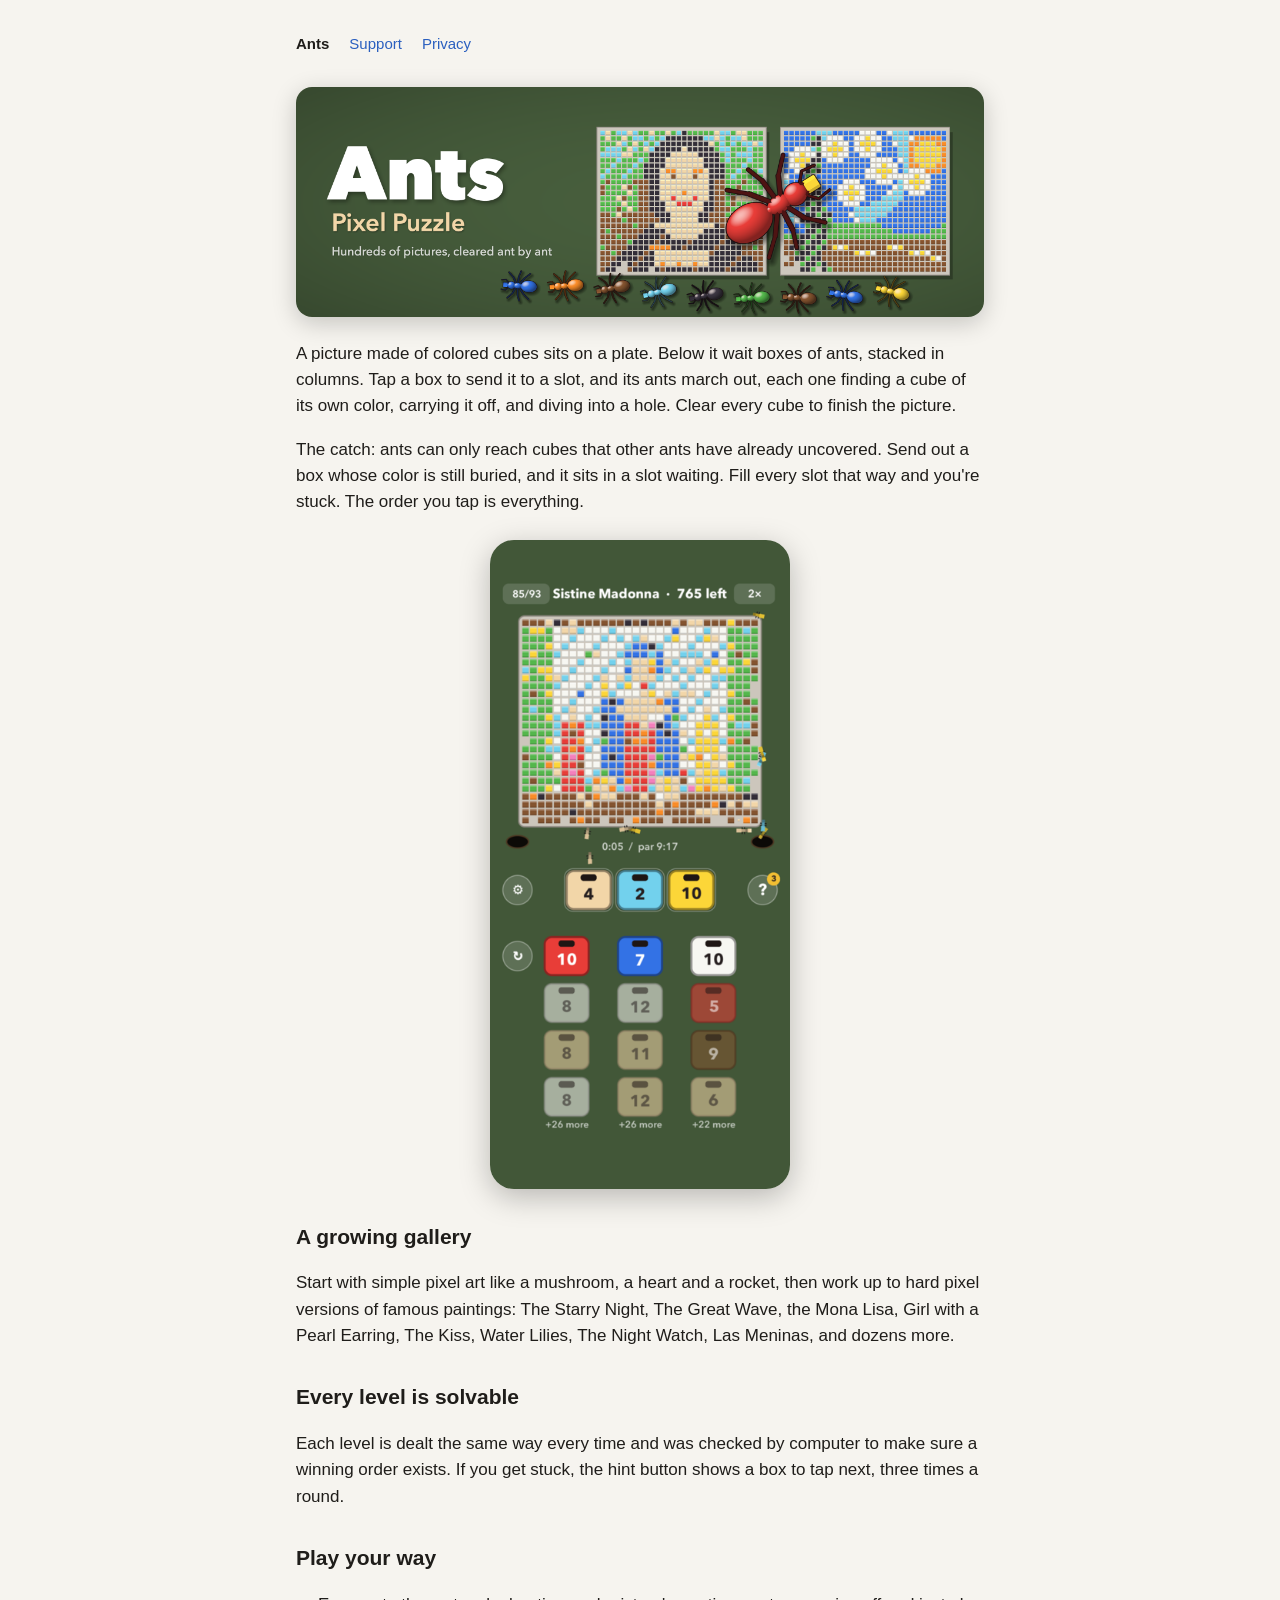
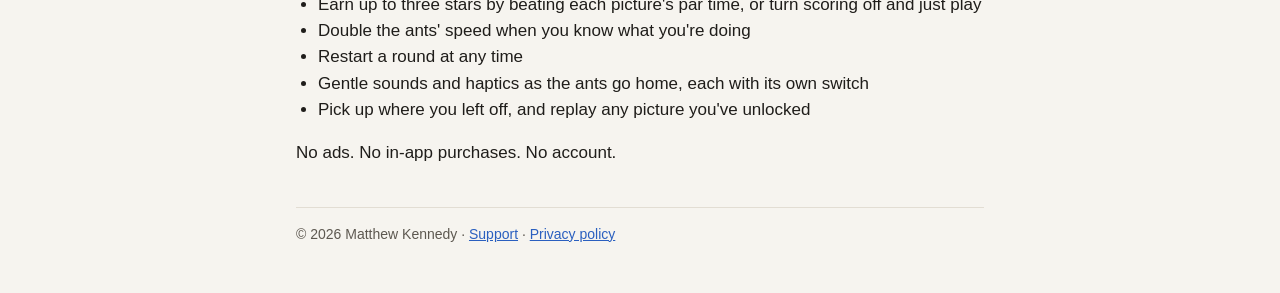
<file: docs/index.html>
<!doctype html>
<html lang="en">
<head>
<meta charset="utf-8">
<meta name="viewport" content="width=device-width, initial-scale=1">
<title>Ants: Pixel Puzzle</title>
<meta name="description" content="A puzzle game for iPhone: clear pixel pictures, from a mushroom to the Mona Lisa, one cube at a time with a crew of colorful ants.">
<link rel="icon" href="icon.png">
<link rel="stylesheet" href="style.css">
<meta property="og:image" content="https://lispnik.github.io/ants-app/header.png">
</head>
<body>
<main>
<nav>
  <a href="./" aria-current="page">Ants</a>
  <a href="support.html">Support</a>
  <a href="privacy.html">Privacy</a>
</nav>

<h1 class="visually-hidden">Ants: Pixel Puzzle</h1>
<img class="banner" src="header.png" alt="Ants: Pixel Puzzle. A large red ant crosses pixel versions of the Mona Lisa and The Starry Night, while a line of small ants carries cubes away.">

<p>A picture made of colored cubes sits on a plate. Below it wait boxes of ants, stacked in
columns. Tap a box to send it to a slot, and its ants march out, each one finding a cube of its own
color, carrying it off, and diving into a hole. Clear every cube to finish the picture.</p>

<p>The catch: ants can only reach cubes that other ants have already uncovered. Send out a box whose
color is still buried, and it sits in a slot waiting. Fill every slot that way and you're stuck.
The order you tap is everything.</p>

<img class="shot" src="screenshot.png" alt="A round of Ants: a pixel Sistine Madonna above slots and columns of ant boxes">

<h2>A growing gallery</h2>
<p>Start with simple pixel art like a mushroom, a heart and a rocket, then work up to hard pixel
versions of famous paintings: The Starry Night, The Great Wave, the Mona Lisa, Girl with a Pearl
Earring, The Kiss, Water Lilies, The Night Watch, Las Meninas, and dozens more.</p>

<h2>Every level is solvable</h2>
<p>Each level is dealt the same way every time and was checked by computer to make sure a winning
order exists. If you get stuck, the hint button shows a box to tap next, three times a round.</p>

<h2>Play your way</h2>
<ul>
  <li>Earn up to three stars by beating each picture's par time, or turn scoring off and just play</li>
  <li>Double the ants' speed when you know what you're doing</li>
  <li>Restart a round at any time</li>
  <li>Gentle sounds and haptics as the ants go home, each with its own switch</li>
  <li>Pick up where you left off, and replay any picture you've unlocked</li>
</ul>
<p>No ads. No in-app purchases. No account.</p>

<footer>© 2026 Matthew Kennedy · <a href="support.html">Support</a> · <a href="privacy.html">Privacy policy</a></footer>
</main>
</body>
</html>
</file>
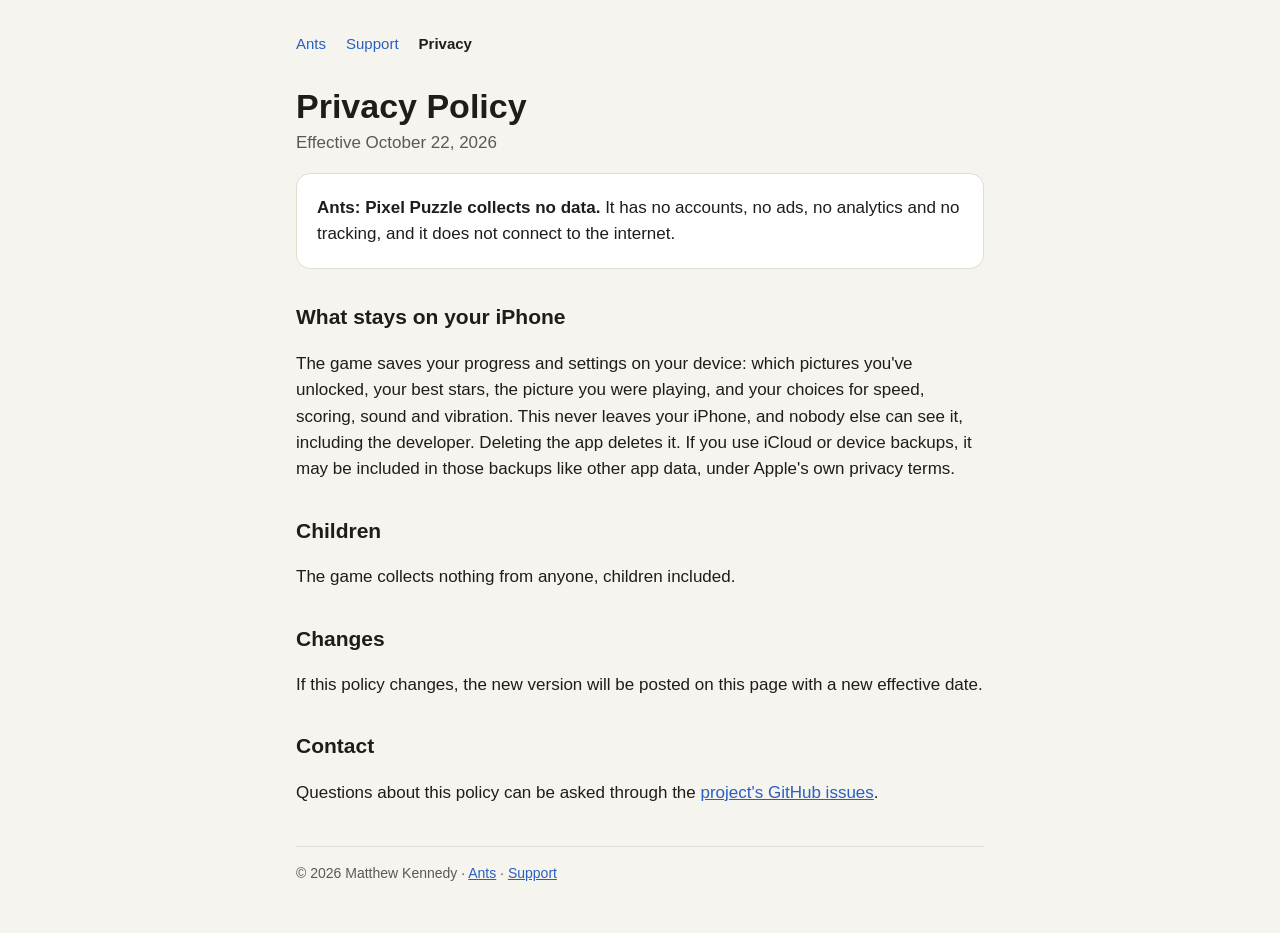
<file: docs/privacy.html>
<!doctype html>
<html lang="en">
<head>
<meta charset="utf-8">
<meta name="viewport" content="width=device-width, initial-scale=1">
<title>Ants Privacy Policy</title>
<meta name="description" content="Ants: Pixel Puzzle collects no data.">
<link rel="icon" href="icon.png">
<link rel="stylesheet" href="style.css">
</head>
<body>
<main>
<nav>
  <a href="./">Ants</a>
  <a href="support.html">Support</a>
  <a href="privacy.html" aria-current="page">Privacy</a>
</nav>

<h1>Privacy Policy</h1>
<p class="tagline">Effective October 22, 2026</p>

<div class="card">
<p><strong>Ants: Pixel Puzzle collects no data.</strong> It has no accounts, no ads, no analytics
and no tracking, and it does not connect to the internet.</p>
</div>

<h2>What stays on your iPhone</h2>
<p>The game saves your progress and settings on your device: which pictures you've unlocked, your
best stars, the picture you were playing, and your choices for speed, scoring, sound and
vibration. This never leaves your iPhone, and nobody else can see it, including the developer.
Deleting the app deletes it. If you use iCloud or device backups, it may be included in those
backups like other app data, under Apple's own privacy terms.</p>

<h2>Children</h2>
<p>The game collects nothing from anyone, children included.</p>

<h2>Changes</h2>
<p>If this policy changes, the new version will be posted on this page with a new effective date.</p>

<h2>Contact</h2>
<p>Questions about this policy can be asked through the
<a href="https://github.com/lispnik/ants-app/issues">project's GitHub issues</a>.</p>

<footer>© 2026 Matthew Kennedy · <a href="./">Ants</a> · <a href="support.html">Support</a></footer>
</main>
</body>
</html>
</file>
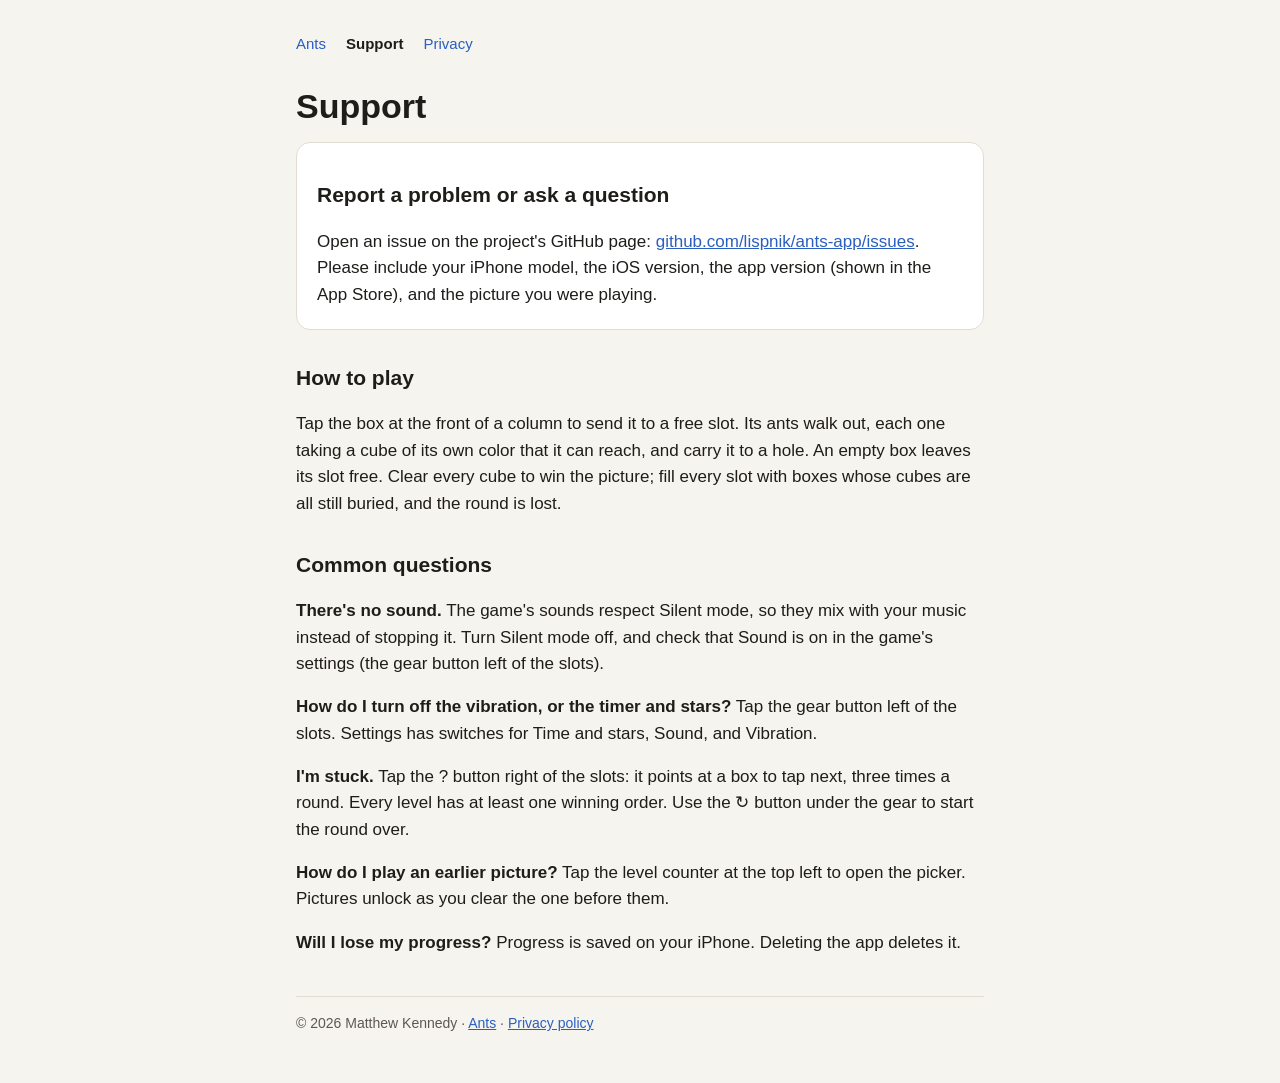
<file: docs/support.html>
<!doctype html>
<html lang="en">
<head>
<meta charset="utf-8">
<meta name="viewport" content="width=device-width, initial-scale=1">
<title>Ants Support</title>
<meta name="description" content="Help with Ants: Pixel Puzzle, and how to report a problem.">
<link rel="icon" href="icon.png">
<link rel="stylesheet" href="style.css">
</head>
<body>
<main>
<nav>
  <a href="./">Ants</a>
  <a href="support.html" aria-current="page">Support</a>
  <a href="privacy.html">Privacy</a>
</nav>

<h1>Support</h1>

<div class="card">
<h2>Report a problem or ask a question</h2>
<p>Open an issue on the project's GitHub page:
<a href="https://github.com/lispnik/ants-app/issues">github.com/lispnik/ants-app/issues</a>.
Please include your iPhone model, the iOS version, the app version (shown in the App Store), and the
picture you were playing.</p>
</div>

<h2>How to play</h2>
<p>Tap the box at the front of a column to send it to a free slot. Its ants walk out, each one
taking a cube of its own color that it can reach, and carry it to a hole. An empty box leaves its
slot free. Clear every cube to win the picture; fill every slot with boxes whose cubes are all
still buried, and the round is lost.</p>

<h2>Common questions</h2>

<p><strong>There's no sound.</strong> The game's sounds respect Silent mode, so they mix with your
music instead of stopping it. Turn Silent mode off, and check that Sound is on in the game's
settings (the gear button left of the slots).</p>

<p><strong>How do I turn off the vibration, or the timer and stars?</strong> Tap the gear button
left of the slots. Settings has switches for Time and stars, Sound, and Vibration.</p>

<p><strong>I'm stuck.</strong> Tap the ? button right of the slots: it points at a box to tap next,
three times a round. Every level has at least one winning order. Use the ↻ button under the gear
to start the round over.</p>

<p><strong>How do I play an earlier picture?</strong> Tap the level counter at the top left to open
the picker. Pictures unlock as you clear the one before them.</p>

<p><strong>Will I lose my progress?</strong> Progress is saved on your iPhone. Deleting the app
deletes it.</p>

<footer>© 2026 Matthew Kennedy · <a href="./">Ants</a> · <a href="privacy.html">Privacy policy</a></footer>
</main>
</body>
</html>
</file>
<file: docs/style.css>
:root {
  --bg: #f6f4ef;
  --text: #1f1d1a;
  --muted: #5d5850;
  --card: #ffffff;
  --rule: #e2ddd3;
  --accent: #c8352f;
  --link: #2a5fbf;
}
@media (prefers-color-scheme: dark) {
  :root {
    --bg: #1d2419;
    --text: #f1efe9;
    --muted: #b6b2a8;
    --card: #273022;
    --rule: #3a4534;
    --accent: #ef6a5f;
    --link: #8fb4ff;
  }
}
* { box-sizing: border-box; }
body {
  margin: 0;
  background: var(--bg);
  color: var(--text);
  font: 17px/1.55 -apple-system, BlinkMacSystemFont, "Avenir Next", "Segoe UI", sans-serif;
}
main { max-width: 720px; margin: 0 auto; padding: 32px 16px 48px; }
a { color: var(--link); }
nav { display: flex; gap: 20px; flex-wrap: wrap; font-size: 15px; margin-bottom: 32px; }
nav a { text-decoration: none; }
nav a[aria-current] { color: var(--text); font-weight: 600; }
header.hero { display: flex; gap: 20px; align-items: center; margin-bottom: 24px; }
header.hero img { width: 96px; height: 96px; border-radius: 22px; flex: none; }
h1 { font-size: 34px; line-height: 1.15; margin: 0 0 4px; }
h2 { font-size: 21px; margin: 32px 0 8px; }
.tagline { color: var(--muted); margin: 0; }
.shot { display: block; width: 100%; max-width: 300px; border-radius: 24px; margin: 24px auto;
        box-shadow: 0 8px 30px rgba(0, 0, 0, 0.25); }
.card { background: var(--card); border: 1px solid var(--rule); border-radius: 14px; padding: 4px 20px; margin: 16px 0; }
ul { padding-left: 22px; }
footer { color: var(--muted); font-size: 14px; border-top: 1px solid var(--rule); margin-top: 40px; padding-top: 16px; }
.banner { display: block; width: 100%; height: auto; border-radius: 16px; margin: 0 0 24px;
          box-shadow: 0 6px 24px rgba(0, 0, 0, 0.2); }
.visually-hidden { position: absolute; width: 1px; height: 1px; overflow: hidden; clip: rect(0 0 0 0); white-space: nowrap; }
</file>
